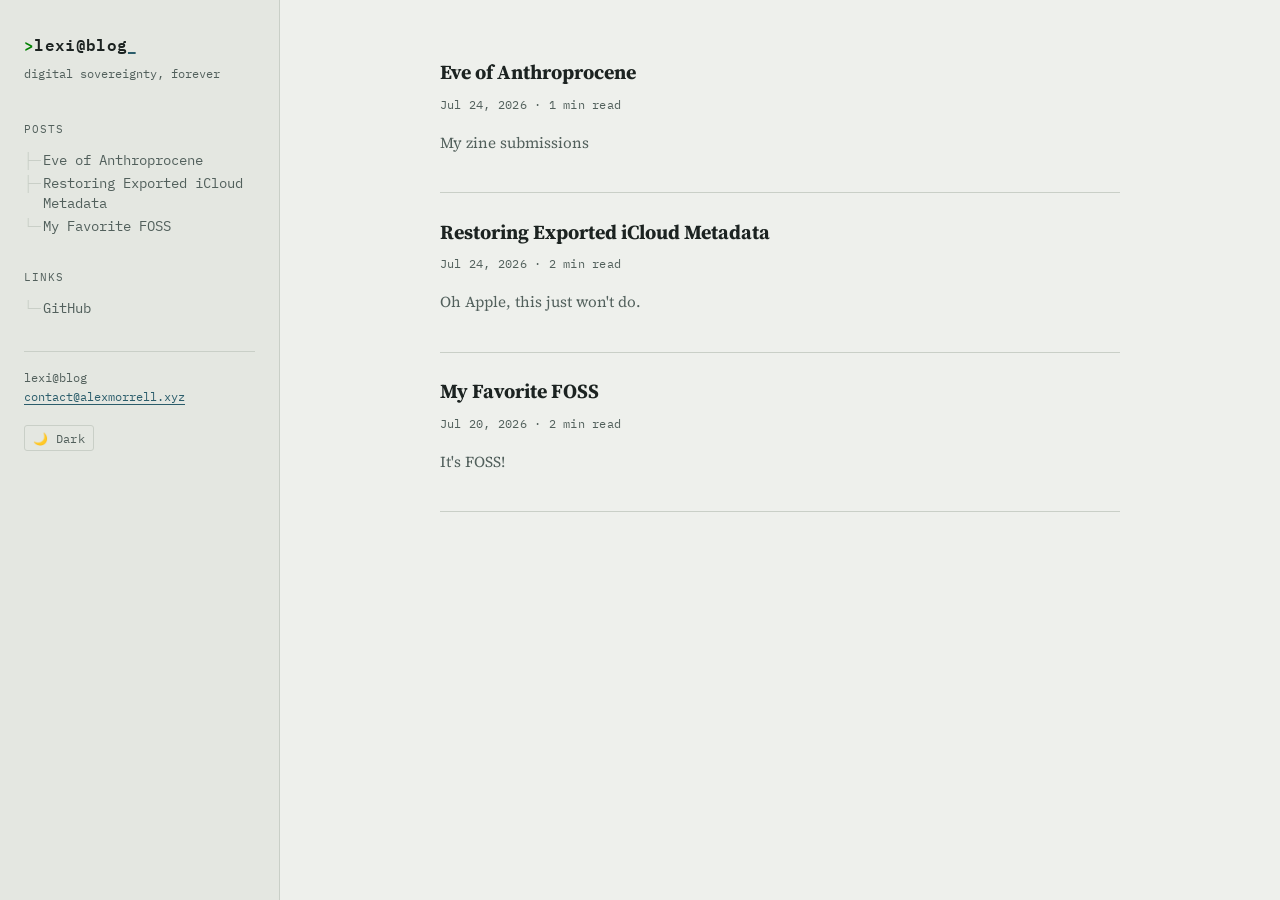
<file: docs/index.html>
<!DOCTYPE html>
<html lang="en">
<head>
<meta charset="UTF-8">
<meta name="viewport" content="width=device-width, initial-scale=1.0">
<title>lexi@blog</title>
<meta name="description" content="digital sovereignty, forever">
<link rel="preconnect" href="https://fonts.googleapis.com">
<link href="https://fonts.googleapis.com/css2?family=IBM+Plex+Mono:wght@400;500;600&family=Source+Serif+4:opsz,wght@8..60,400;8..60,600&display=swap" rel="stylesheet">
<link rel="stylesheet" href="./static/style.css">
<script src="./static/theme-toggle.js"></script>
<link rel="icon" type="image/png" href="./static/favicon.png">
</head>
<body>
<div class="scrim" id="scrim"></div>
<button class="nav-toggle" id="navToggle"><span style="color: green">&gt;</span> cd ~<span class="cursor">_</span></button>
<div class="shell">
  <nav class="sidebar" id="sidebar">
    <div class="site-id">
      <a href="index.html">
        <div class="site-title"><span style="color: green">&gt;</span>lexi@blog<span class="cursor">_</span> </div>
        <div class="site-tagline">digital sovereignty, forever</div>
      </a>
    </div>

<p class="nav-label">Posts</p>
<ul class="tree">
<li><a href="eve-of-anthroprocene.html">Eve of Anthroprocene</a></li><li><a href="restoring-exported-icloud-metadata.html">Restoring Exported iCloud Metadata</a></li><li><a href="my-favorite-foss.html">My Favorite FOSS</a></li></ul>

    <p class="nav-label">Links</p>
    <ul class="tree">
<li><a href="https://github.com/ascii-lexi">GitHub</a></li>    </ul>
    <div class="sidebar-footer">lexi@blog <br> <a href="mailto:contact@alexmorrell.xyz">contact@alexmorrell.xyz</a> <br> <br>
    <button id="theme-toggle" class="theme-toggle" aria-label="Toggle dark mode">🌙 Dark</button></div>
  </nav>

  <main class="content">
    <div class="content-inner">
<ul class="post-list">
  <li>
    <h2 class="post-entry-title"><a href="eve-of-anthroprocene.html">Eve of Anthroprocene</a></h2>
    <div class="post-entry-meta">Jul 24, 2026 &middot; 1 min read</div>
    <div class="post-entry-excerpt"><p>My zine submissions</p></div>
  </li>
  <li>
    <h2 class="post-entry-title"><a href="restoring-exported-icloud-metadata.html">Restoring Exported iCloud Metadata</a></h2>
    <div class="post-entry-meta">Jul 24, 2026 &middot; 2 min read</div>
    <div class="post-entry-excerpt"><p>Oh Apple, this just won't do.</p></div>
  </li>
  <li>
    <h2 class="post-entry-title"><a href="my-favorite-foss.html">My Favorite FOSS</a></h2>
    <div class="post-entry-meta">Jul 20, 2026 &middot; 2 min read</div>
    <div class="post-entry-excerpt"><p>It's FOSS!</p></div>
  </li>
</ul>
    </div>
  </main>
</div>

<script src="static/nav.js"></script>
</body>
</html>
</file>
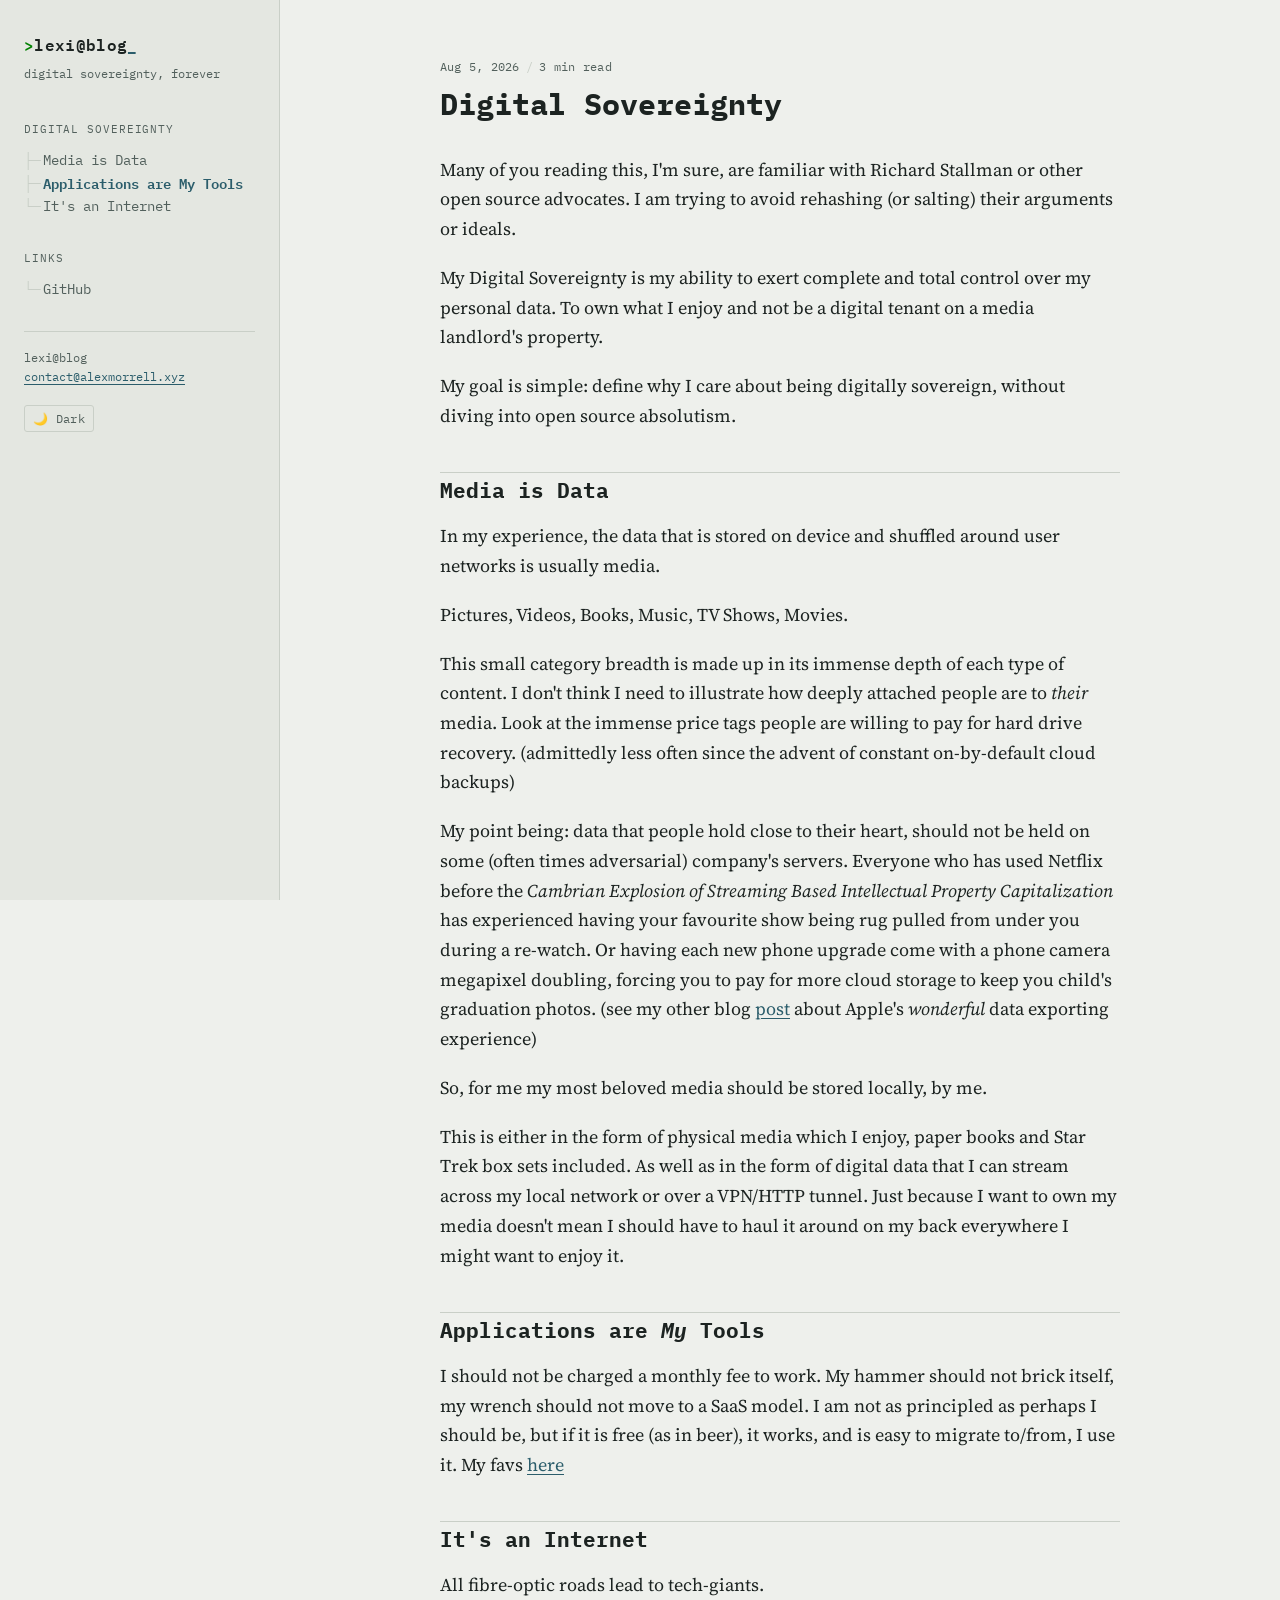
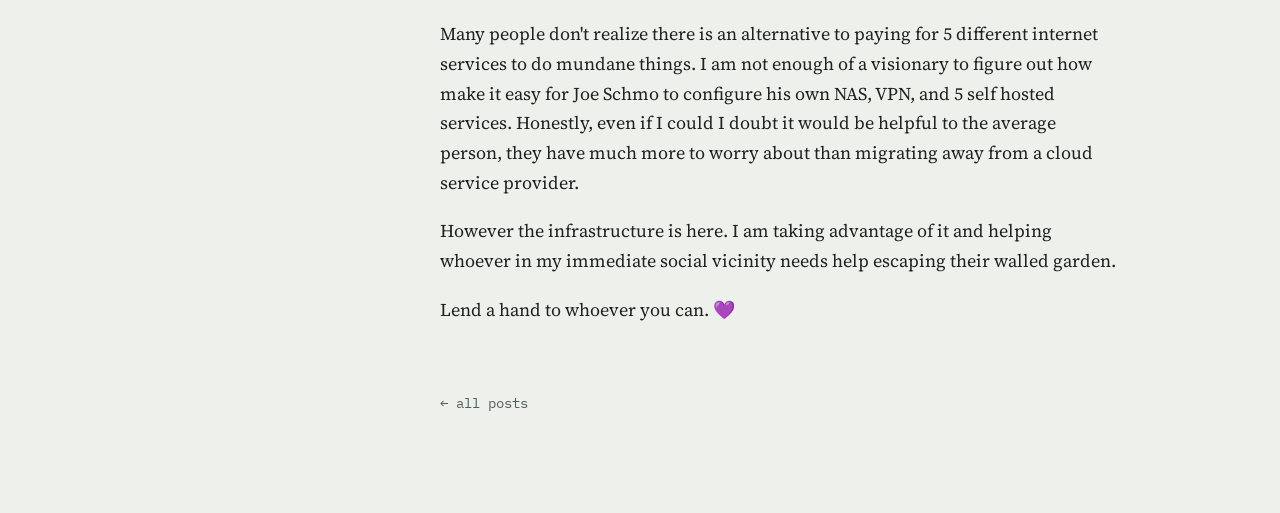
<file: docs/digital-sovereignty.html>
<!DOCTYPE html>
<html lang="en">
<head>
<meta charset="UTF-8">
<meta name="viewport" content="width=device-width, initial-scale=1.0">
<title>Digital Sovereignty — lexi@blog</title>
<meta name="description" content="What it means to me.">
<link rel="preconnect" href="https://fonts.googleapis.com">
<link href="https://fonts.googleapis.com/css2?family=IBM+Plex+Mono:wght@400;500;600&family=Source+Serif+4:opsz,wght@8..60,400;8..60,600&display=swap" rel="stylesheet">
<link rel="stylesheet" href="./static/style.css">
<script src="./static/theme-toggle.js"></script>
<link rel="icon" type="image/png" href="./static/favicon.png">
</head>
<body>
<div class="scrim" id="scrim"></div>
<button class="nav-toggle" id="navToggle"><span style="color: green">&gt;</span> cd ~<span class="cursor">_</span></button>
<div class="shell">
  <nav class="sidebar" id="sidebar">
    <div class="site-id">
      <a href="index.html">
        <div class="site-title"><span style="color: green">&gt;</span>lexi@blog<span class="cursor">_</span> </div>
        <div class="site-tagline">digital sovereignty, forever</div>
      </a>
    </div>

<p class="nav-label">Digital Sovereignty</p>
<ul class="tree" id="toc">
<li><a href="#media-is-data">Media is Data</a></li><li><a href="#applications-are-my-tools">Applications are My Tools</a></li><li><a href="#its-an-internet">It's an Internet</a></li></ul>

    <p class="nav-label">Links</p>
    <ul class="tree">
<li><a href="https://github.com/ascii-lexi">GitHub</a></li>    </ul>
    <div class="sidebar-footer">lexi@blog <br> <a href="mailto:contact@alexmorrell.xyz">contact@alexmorrell.xyz</a> <br> <br>
    <button id="theme-toggle" class="theme-toggle" aria-label="Toggle dark mode">🌙 Dark</button></div>
  </nav>

  <main class="content">
    <div class="content-inner">
<div class="post-meta">Aug 5, 2026<span class="sep">/</span>3 min read</div>
<h1 class="post-title">Digital Sovereignty</h1>
<article class="post-body">
<p>Many of you reading this, I'm sure, are familiar with Richard Stallman or other open source advocates. I am trying to avoid rehashing (or salting) their arguments or ideals.</p>
<p>My Digital Sovereignty is my ability to exert complete and total control over my personal data. To own what I enjoy and not be a digital tenant on a media landlord's property. </p>
<p>My goal is simple: define why I care about being digitally sovereign, without diving into open source absolutism.</p>
<h2 id="media-is-data">Media is Data</h2>
<p>In my experience, the data that is stored on device and shuffled around user networks is usually media. </p>
<p>Pictures, Videos, Books, Music, TV Shows, Movies.</p>
<p>This small category breadth is made up in its immense depth of each type of content. I don't think I need to illustrate how deeply attached people are to <em>their</em> media. Look at the immense price tags people are willing to pay for hard drive recovery. (admittedly less often since the advent of constant on-by-default cloud backups)</p>
<p>My point being: data that people hold close to their heart, should not be held on some (often times adversarial) company's servers. Everyone who has used Netflix before the <em>Cambrian Explosion of Streaming Based Intellectual Property Capitalization</em> has experienced having your favourite show being rug pulled from under you during a re-watch. Or having each new phone upgrade come with a phone camera megapixel doubling, forcing you to pay for more cloud storage to keep you child's graduation photos. (see my other blog <a href="./restoring-exported-icloud-metadata">post</a> about Apple's <em>wonderful</em> data exporting experience)</p>
<p>So, for me my most beloved media should be stored locally, by me.</p>
<p>This is either in the form of physical media which I enjoy, paper books and Star Trek box sets included. As well as in the form of digital data that I can stream across my local network or over a VPN/HTTP tunnel. Just because I want to own my media doesn't mean I should have to haul it around on my back everywhere I might want to enjoy it.</p>
<h2 id="applications-are-my-tools">Applications are <em>My</em> Tools</h2>
<p>I should not be charged a monthly fee to work. My hammer should not brick itself, my wrench should not move to a SaaS model. I am not as principled as perhaps I should be, but if it is free (as in beer), it works, and is easy to migrate to/from, I use it. My favs <a href="./my-favorite-foss">here</a> </p>
<h2 id="its-an-internet">It's an Internet</h2>
<p>All fibre-optic roads lead to tech-giants.</p>
<p>Many people don't realize there is an alternative to paying for 5 different internet services to do mundane things. I am not enough of a visionary to figure out how make it easy for Joe Schmo to configure his own NAS, VPN, and 5 self hosted services.
Honestly, even if I could I doubt it would be helpful to the average person, they have much more to worry about than migrating away from a cloud service provider.</p>
<p>However the infrastructure is here. I am taking advantage of it and helping whoever in my immediate social vicinity needs help escaping their walled garden.</p>
<p>Lend a hand to whoever you can. 💜</p>
</article>
<a class="back-link" href="index.html">&larr; all posts</a>
    </div>
  </main>
</div>

<script src="static/nav.js"></script>
<script src="./static/scrollspy.js"></script>
</body>
</html>
</file>
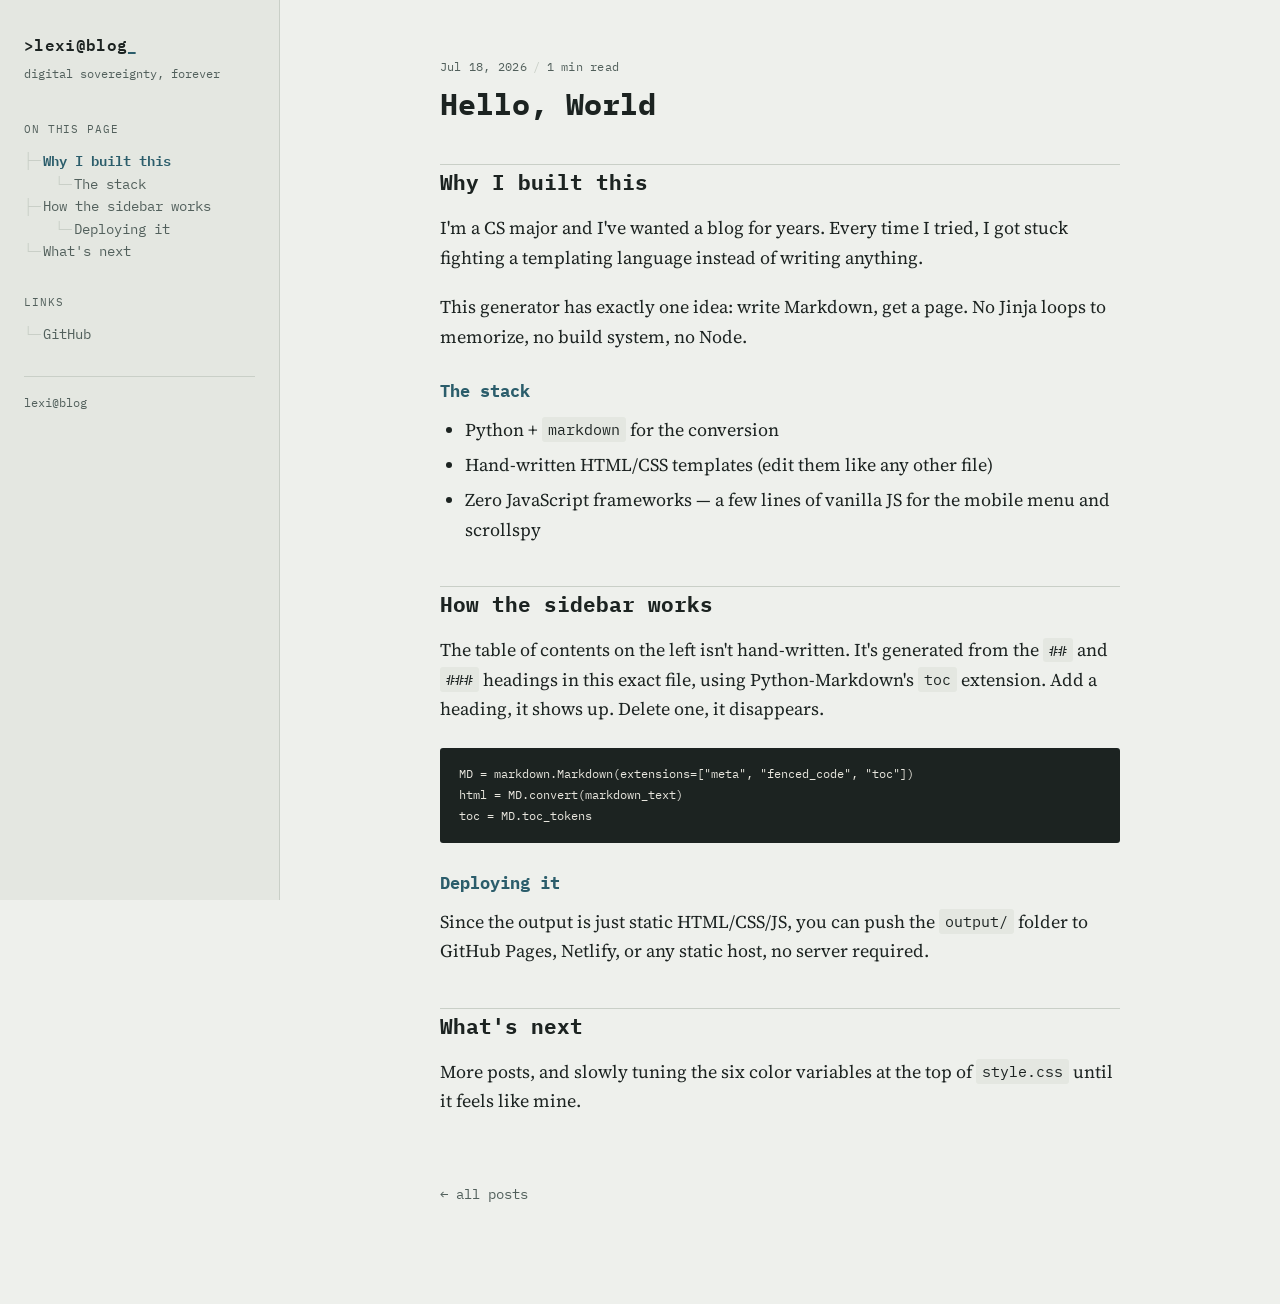
<file: docs/hello-world.html>
<!DOCTYPE html>
<html lang="en">
<head>
<meta charset="UTF-8">
<meta name="viewport" content="width=device-width, initial-scale=1.0">
<title>Hello, World — lexi@blog</title>
<meta name="description" content="The first post. Setting up a static blog without losing my mind to CSS.">
<link rel="preconnect" href="https://fonts.googleapis.com">
<link href="https://fonts.googleapis.com/css2?family=IBM+Plex+Mono:wght@400;500;600&family=Source+Serif+4:opsz,wght@8..60,400;8..60,600&display=swap" rel="stylesheet">
<link rel="stylesheet" href="static/style.css">
</head>
<body>
<div class="scrim" id="scrim"></div>
<button class="nav-toggle" id="navToggle">&gt; cd ~<span class="cursor">_</span></button>
<div class="shell">
  <nav class="sidebar" id="sidebar">
    <div class="site-id">
      <a href="index.html">
        <div class="site-title">&gt;lexi@blog<span class="cursor">_</span> </div>
        <div class="site-tagline">digital sovereignty, forever</div>
      </a>
    </div>

<p class="nav-label">On this page</p>
<ul class="tree" id="toc">
<li><a href="#why-i-built-this">Why I built this</a><ul class="tree"><li><a href="#the-stack">The stack</a></li></ul></li><li><a href="#how-the-sidebar-works">How the sidebar works</a><ul class="tree"><li><a href="#deploying-it">Deploying it</a></li></ul></li><li><a href="#whats-next">What's next</a></li></ul>

    <p class="nav-label">Links</p>
    <ul class="tree">
<li><a href="https://github.com/ascii-lexi">GitHub</a></li>    </ul>
    <div class="sidebar-footer">lexi@blog</div>
  </nav>

  <main class="content">
    <div class="content-inner">
<div class="post-meta">Jul 18, 2026<span class="sep">/</span>1 min read</div>
<h1 class="post-title">Hello, World</h1>
<article class="post-body">
<h2 id="why-i-built-this">Why I built this</h2>
<p>I'm a CS major and I've wanted a blog for years. Every time I tried, I got stuck
fighting a templating language instead of writing anything.</p>
<p>This generator has exactly one idea: write Markdown, get a page. No Jinja loops
to memorize, no build system, no Node.</p>
<h3 id="the-stack">The stack</h3>
<ul>
<li>Python + <code>markdown</code> for the conversion</li>
<li>Hand-written HTML/CSS templates (edit them like any other file)</li>
<li>Zero JavaScript frameworks — a few lines of vanilla JS for the mobile menu and scrollspy</li>
</ul>
<h2 id="how-the-sidebar-works">How the sidebar works</h2>
<p>The table of contents on the left isn't hand-written. It's generated from the
<code>##</code> and <code>###</code> headings in this exact file, using Python-Markdown's <code>toc</code>
extension. Add a heading, it shows up. Delete one, it disappears.</p>
<pre><code class="language-python">MD = markdown.Markdown(extensions=[&quot;meta&quot;, &quot;fenced_code&quot;, &quot;toc&quot;])
html = MD.convert(markdown_text)
toc = MD.toc_tokens
</code></pre>
<h3 id="deploying-it">Deploying it</h3>
<p>Since the output is just static HTML/CSS/JS, you can push the <code>output/</code> folder
to GitHub Pages, Netlify, or any static host, no server required.</p>
<h2 id="whats-next">What's next</h2>
<p>More posts, and slowly tuning the six color variables at the top of
<code>style.css</code> until it feels like mine.</p>
</article>
<a class="back-link" href="index.html">&larr; all posts</a>
    </div>
  </main>
</div>

<script src="static/nav.js"></script>
<script src="static/scrollspy.js"></script>
</body>
</html>
</file>
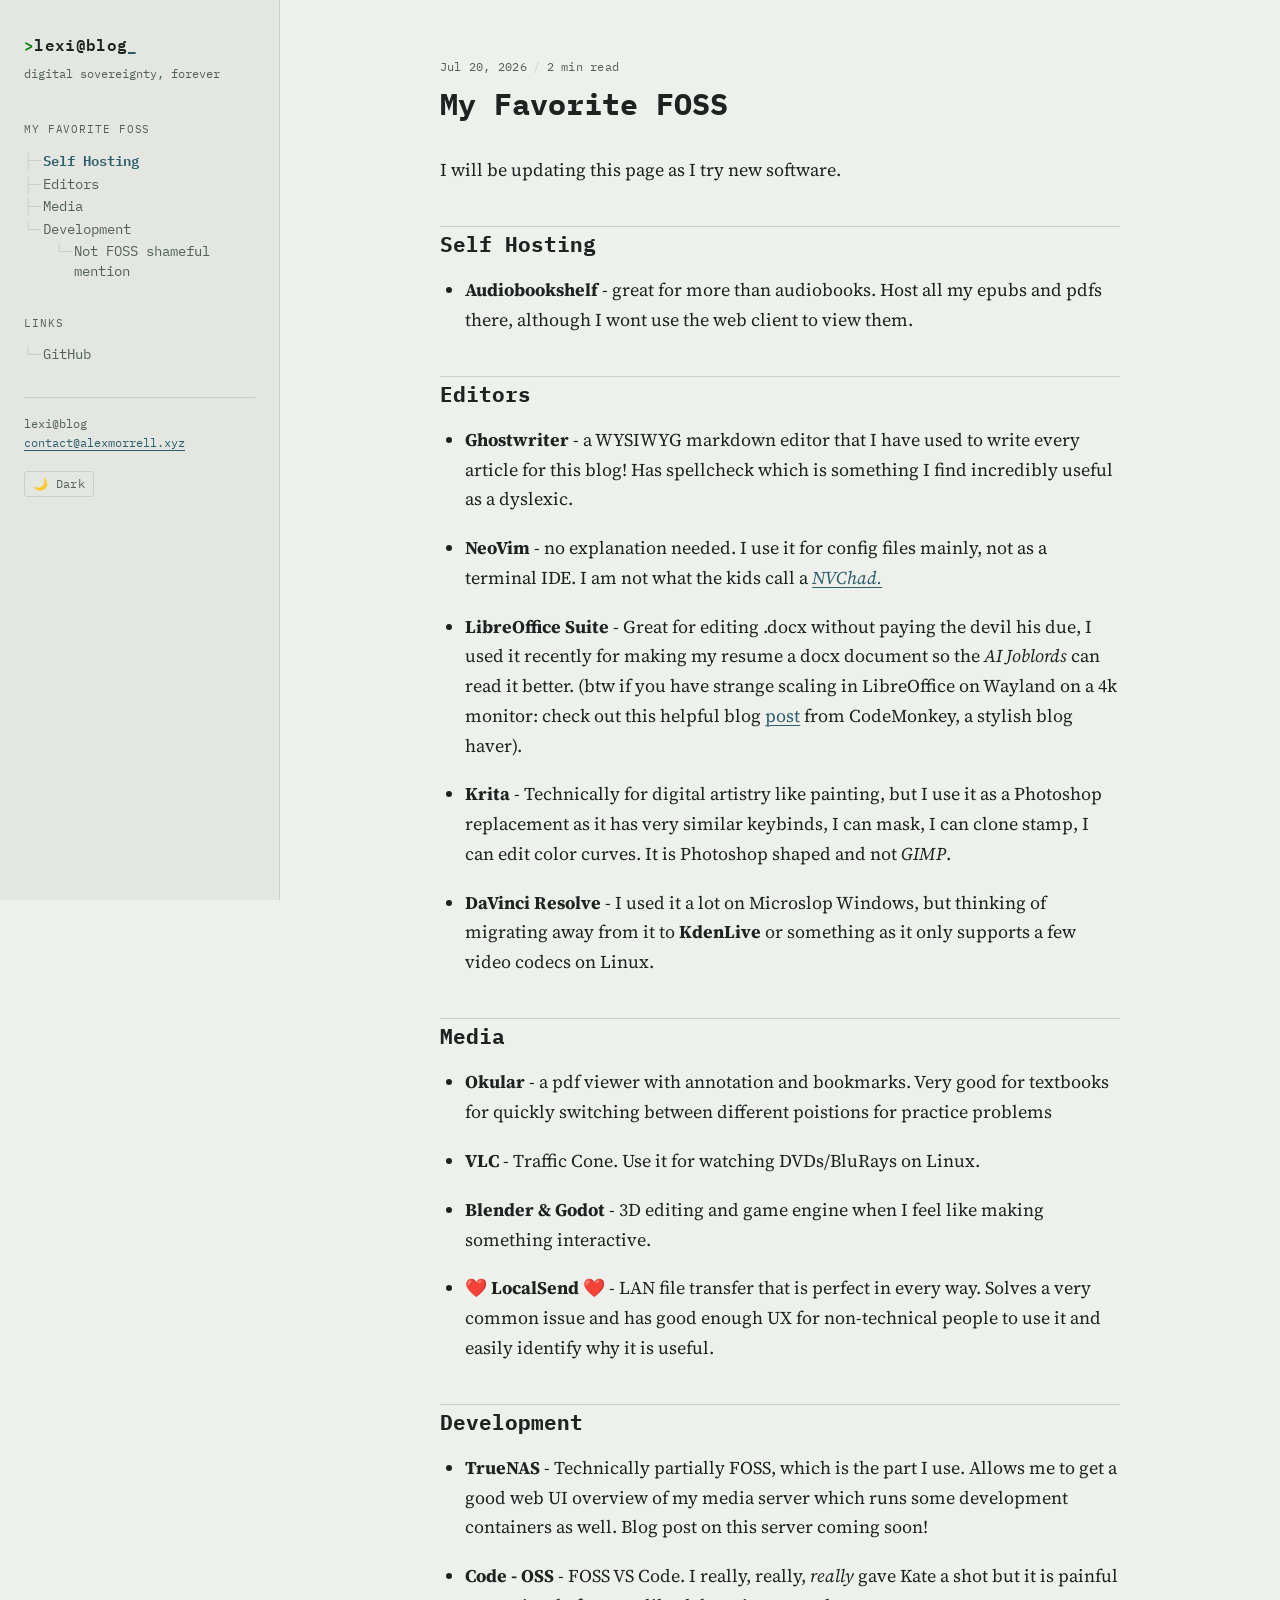
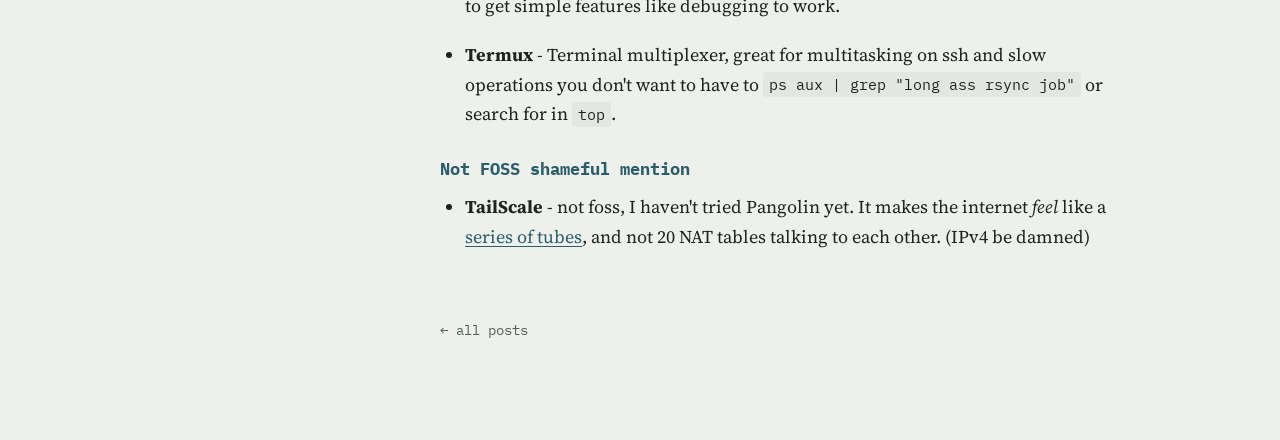
<file: docs/my-favorite-foss.html>
<!DOCTYPE html>
<html lang="en">
<head>
<meta charset="UTF-8">
<meta name="viewport" content="width=device-width, initial-scale=1.0">
<title>My Favorite FOSS — lexi@blog</title>
<meta name="description" content="It's FOSS!">
<link rel="preconnect" href="https://fonts.googleapis.com">
<link href="https://fonts.googleapis.com/css2?family=IBM+Plex+Mono:wght@400;500;600&family=Source+Serif+4:opsz,wght@8..60,400;8..60,600&display=swap" rel="stylesheet">
<link rel="stylesheet" href="./static/style.css">
<script src="./static/theme-toggle.js"></script>
<link rel="icon" type="image/png" href="./static/favicon.png">
</head>
<body>
<div class="scrim" id="scrim"></div>
<button class="nav-toggle" id="navToggle"><span style="color: green">&gt;</span> cd ~<span class="cursor">_</span></button>
<div class="shell">
  <nav class="sidebar" id="sidebar">
    <div class="site-id">
      <a href="index.html">
        <div class="site-title"><span style="color: green">&gt;</span>lexi@blog<span class="cursor">_</span> </div>
        <div class="site-tagline">digital sovereignty, forever</div>
      </a>
    </div>

<p class="nav-label">My Favorite FOSS</p>
<ul class="tree" id="toc">
<li><a href="#self-hosting">Self Hosting</a></li><li><a href="#editors">Editors</a></li><li><a href="#media">Media</a></li><li><a href="#development">Development</a><ul class="tree"><li><a href="#not-foss-shameful-mention">Not FOSS shameful mention</a></li></ul></li></ul>

    <p class="nav-label">Links</p>
    <ul class="tree">
<li><a href="https://github.com/ascii-lexi">GitHub</a></li>    </ul>
    <div class="sidebar-footer">lexi@blog <br> <a href="mailto:contact@alexmorrell.xyz">contact@alexmorrell.xyz</a> <br> <br>
    <button id="theme-toggle" class="theme-toggle" aria-label="Toggle dark mode">🌙 Dark</button></div>
  </nav>

  <main class="content">
    <div class="content-inner">
<div class="post-meta">Jul 20, 2026<span class="sep">/</span>2 min read</div>
<h1 class="post-title">My Favorite FOSS</h1>
<article class="post-body">
<p>I will be updating this page as I try new software.</p>
<h2 id="self-hosting">Self Hosting</h2>
<ul>
<li><strong>Audiobookshelf</strong> - great for more than audiobooks. Host all my epubs and pdfs there, although I wont use the web client to view them.</li>
</ul>
<h2 id="editors">Editors</h2>
<ul>
<li>
<p><strong>Ghostwriter</strong> - a WYSIWYG markdown editor that I have used to write every article for this blog! Has spellcheck which is something I find incredibly useful as a dyslexic.</p>
</li>
<li>
<p><strong>NeoVim</strong> - no explanation needed. I use it for config files mainly, not as a terminal IDE. I am not what the kids call a <em><a href="https://nvchad.com/">NVChad.</a></em></p>
</li>
<li>
<p><strong>LibreOffice Suite</strong> - Great for editing .docx without paying the devil his due, I used it recently for making my resume a docx document so the <em>AI Joblords</em> can read it better. (btw if you have strange scaling in LibreOffice on Wayland on a 4k monitor: check out this helpful blog <a href="https://blog.aether.us/2025/10/13/libreoffice-scaling/">post</a> from CodeMonkey, a stylish blog haver).</p>
</li>
<li>
<p><strong>Krita</strong> - Technically for digital artistry like painting, but I use it as a Photoshop replacement as it has very similar keybinds, I can mask, I can clone stamp, I can edit color curves. It is Photoshop shaped and not <em>GIMP</em>.</p>
</li>
<li>
<p><strong>DaVinci Resolve</strong> - I used it a lot on Microslop Windows, but thinking of migrating away from it to <strong>KdenLive</strong> or something as it only supports a few video codecs on Linux.</p>
</li>
</ul>
<h2 id="media">Media</h2>
<ul>
<li>
<p><strong>Okular</strong> - a pdf viewer with annotation and bookmarks. Very good for textbooks for quickly switching between different poistions for practice problems</p>
</li>
<li>
<p><strong>VLC</strong> - Traffic Cone. Use it for watching DVDs/BluRays on Linux.</p>
</li>
<li>
<p><strong>Blender &amp; Godot</strong> - 3D editing and game engine when I feel like making something interactive.</p>
</li>
<li>
<p><strong>❤️ LocalSend ❤️</strong> - LAN file transfer that is perfect in every way. Solves a very common issue and has good enough UX for non-technical people to use it and easily identify why it is useful.</p>
</li>
</ul>
<h2 id="development">Development</h2>
<ul>
<li>
<p><strong>TrueNAS</strong> - Technically partially FOSS, which is the part I use. Allows me to get a good web UI overview of my media server which runs some development containers as well. Blog post on this server coming soon!</p>
</li>
<li>
<p><strong>Code - OSS</strong> - FOSS VS Code. I really, really, <em>really</em> gave Kate a shot but it is painful to get simple features like debugging to work.</p>
</li>
<li>
<p><strong>Termux</strong> - Terminal multiplexer, great for multitasking on ssh and slow operations you don't want to have to <code>ps aux | grep "long ass rsync job"</code> or search for in <code>top</code>.</p>
</li>
</ul>
<h3 id="not-foss-shameful-mention">Not FOSS shameful mention</h3>
<ul>
<li><strong>TailScale</strong> - not foss, I haven't tried Pangolin yet. It makes the internet <em>feel</em> like a <a href="https://www.youtube.com/watch?v=_cZC67wXUTs">series of tubes</a>, and not 20 NAT tables talking to each other. (IPv4 be damned)</li>
</ul>
</article>
<a class="back-link" href="index.html">&larr; all posts</a>
    </div>
  </main>
</div>

<script src="static/nav.js"></script>
<script src="./static/scrollspy.js"></script>
</body>
</html>
</file>
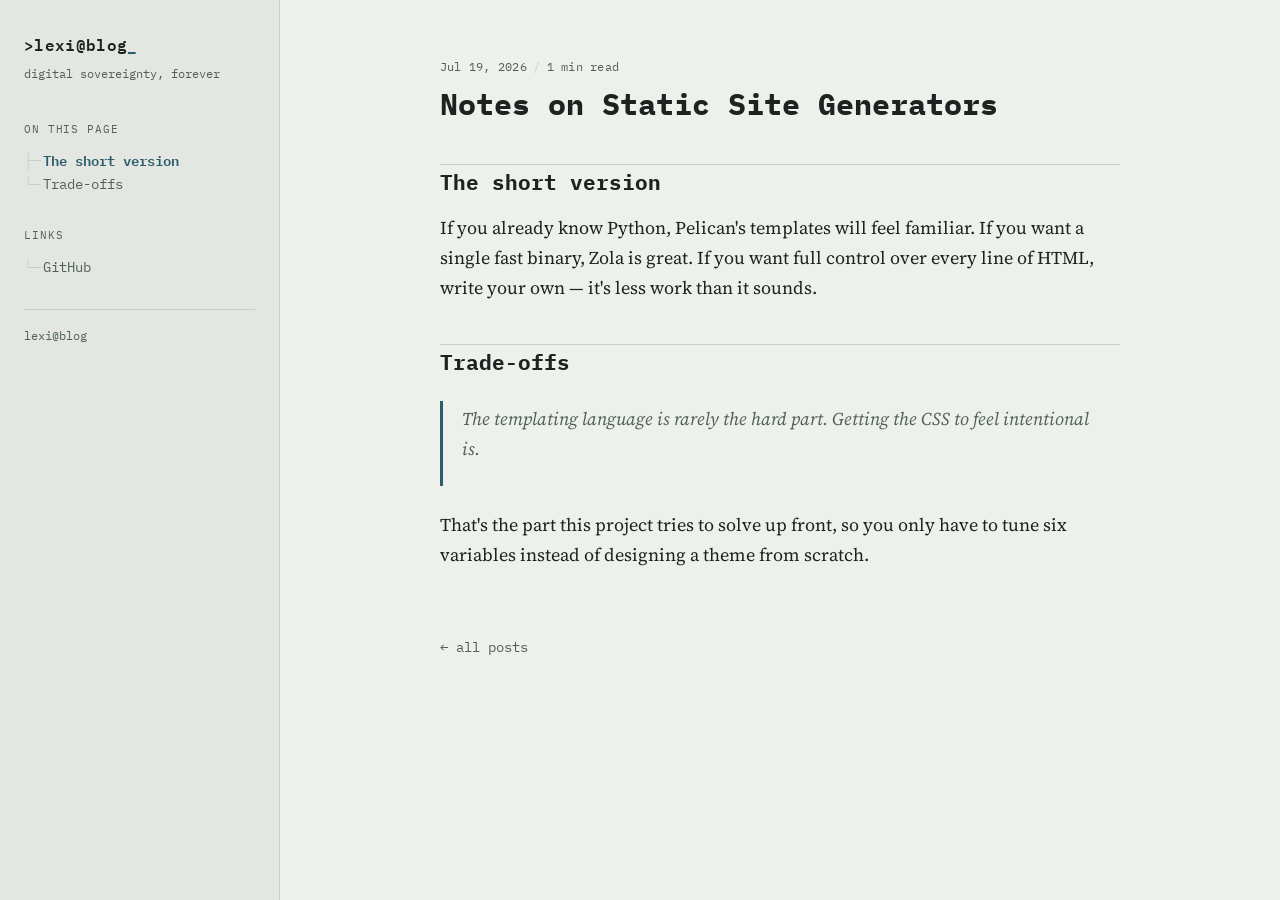
<file: docs/notes-on-static-site-generators.html>
<!DOCTYPE html>
<html lang="en">
<head>
<meta charset="UTF-8">
<meta name="viewport" content="width=device-width, initial-scale=1.0">
<title>Notes on Static Site Generators — lexi@blog</title>
<meta name="description" content="A quick comparison of Pelican, Zola, and rolling your own.">
<link rel="preconnect" href="https://fonts.googleapis.com">
<link href="https://fonts.googleapis.com/css2?family=IBM+Plex+Mono:wght@400;500;600&family=Source+Serif+4:opsz,wght@8..60,400;8..60,600&display=swap" rel="stylesheet">
<link rel="stylesheet" href="static/style.css">
</head>
<body>
<div class="scrim" id="scrim"></div>
<button class="nav-toggle" id="navToggle">&gt; cd ~<span class="cursor">_</span></button>
<div class="shell">
  <nav class="sidebar" id="sidebar">
    <div class="site-id">
      <a href="index.html">
        <div class="site-title">&gt;lexi@blog<span class="cursor">_</span> </div>
        <div class="site-tagline">digital sovereignty, forever</div>
      </a>
    </div>

<p class="nav-label">On this page</p>
<ul class="tree" id="toc">
<li><a href="#the-short-version">The short version</a></li><li><a href="#trade-offs">Trade-offs</a></li></ul>

    <p class="nav-label">Links</p>
    <ul class="tree">
<li><a href="https://github.com/ascii-lexi">GitHub</a></li>    </ul>
    <div class="sidebar-footer">lexi@blog</div>
  </nav>

  <main class="content">
    <div class="content-inner">
<div class="post-meta">Jul 19, 2026<span class="sep">/</span>1 min read</div>
<h1 class="post-title">Notes on Static Site Generators</h1>
<article class="post-body">
<h2 id="the-short-version">The short version</h2>
<p>If you already know Python, Pelican's templates will feel familiar. If you
want a single fast binary, Zola is great. If you want full control over every
line of HTML, write your own — it's less work than it sounds.</p>
<h2 id="trade-offs">Trade-offs</h2>
<blockquote>
<p>The templating language is rarely the hard part. Getting the CSS to feel
intentional is.</p>
</blockquote>
<p>That's the part this project tries to solve up front, so you only have to
tune six variables instead of designing a theme from scratch.</p>
</article>
<a class="back-link" href="index.html">&larr; all posts</a>
    </div>
  </main>
</div>

<script src="static/nav.js"></script>
<script src="static/scrollspy.js"></script>
</body>
</html>
</file>
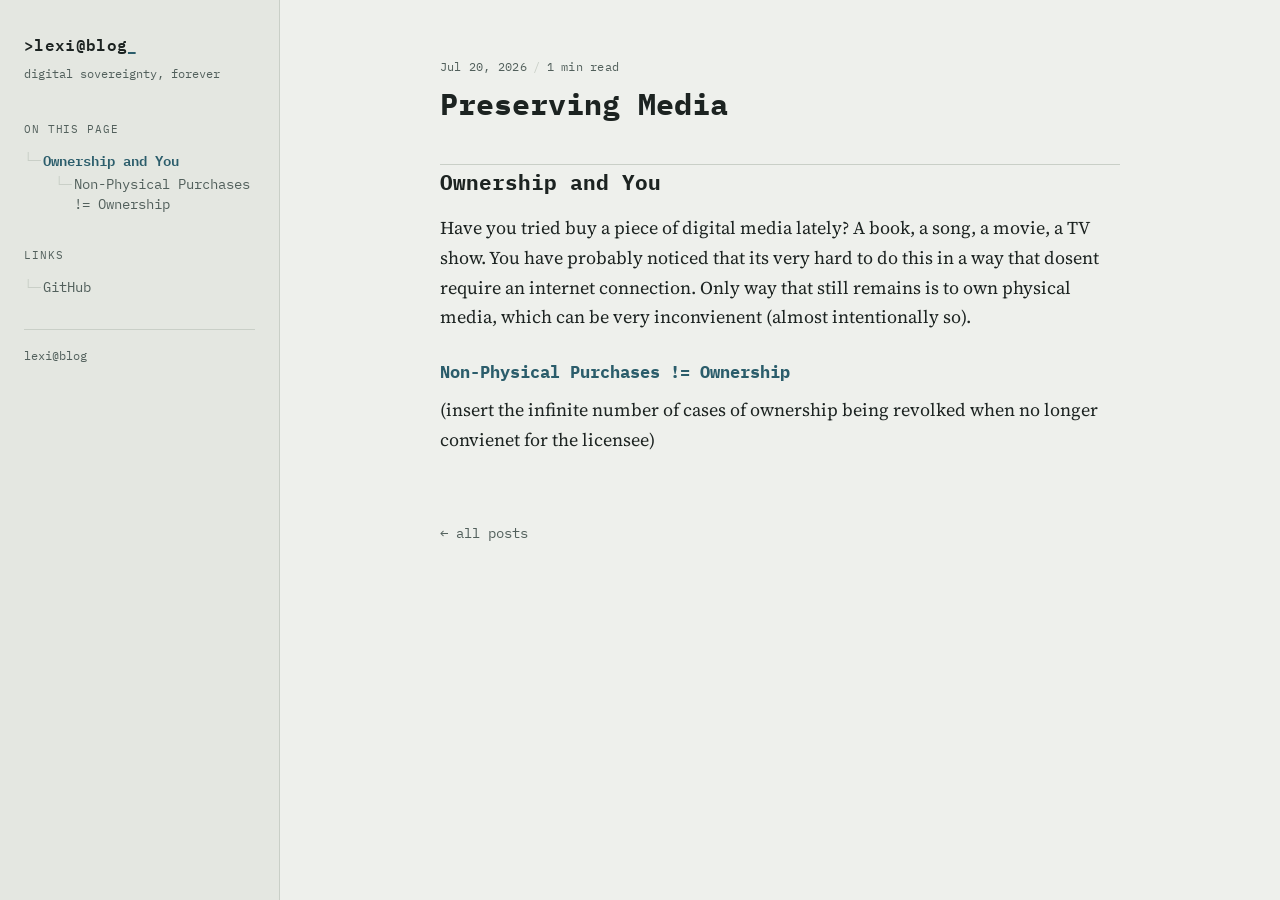
<file: docs/preserving-media.html>
<!DOCTYPE html>
<html lang="en">
<head>
<meta charset="UTF-8">
<meta name="viewport" content="width=device-width, initial-scale=1.0">
<title>Preserving Media — lexi@blog</title>
<meta name="description" content="Stop letting them take it from you.">
<link rel="preconnect" href="https://fonts.googleapis.com">
<link href="https://fonts.googleapis.com/css2?family=IBM+Plex+Mono:wght@400;500;600&family=Source+Serif+4:opsz,wght@8..60,400;8..60,600&display=swap" rel="stylesheet">
<link rel="stylesheet" href="static/style.css">
</head>
<body>
<div class="scrim" id="scrim"></div>
<button class="nav-toggle" id="navToggle">&gt; cd ~<span class="cursor">_</span></button>
<div class="shell">
  <nav class="sidebar" id="sidebar">
    <div class="site-id">
      <a href="index.html">
        <div class="site-title">&gt;lexi@blog<span class="cursor">_</span> </div>
        <div class="site-tagline">digital sovereignty, forever</div>
      </a>
    </div>

<p class="nav-label">On this page</p>
<ul class="tree" id="toc">
<li><a href="#ownership-and-you">Ownership and You</a><ul class="tree"><li><a href="#non-physical-purchases-ownership">Non-Physical Purchases != Ownership</a></li></ul></li></ul>

    <p class="nav-label">Links</p>
    <ul class="tree">
<li><a href="https://github.com/ascii-lexi">GitHub</a></li>    </ul>
    <div class="sidebar-footer">lexi@blog</div>
  </nav>

  <main class="content">
    <div class="content-inner">
<div class="post-meta">Jul 20, 2026<span class="sep">/</span>1 min read</div>
<h1 class="post-title">Preserving Media</h1>
<article class="post-body">
<h2 id="ownership-and-you">Ownership and You</h2>
<p>Have you tried buy a piece of digital media lately? A book, a song, a movie, a TV show. You have probably noticed that its very hard to do this in a way that dosent require an internet connection. Only way that still remains is to own physical media, which can be very inconvienent (almost intentionally so).</p>
<h3 id="non-physical-purchases-ownership">Non-Physical Purchases != Ownership</h3>
<p>(insert the infinite number of cases of ownership being revolked when no longer convienet for the licensee)</p>
</article>
<a class="back-link" href="index.html">&larr; all posts</a>
    </div>
  </main>
</div>

<script src="static/nav.js"></script>
<script src="static/scrollspy.js"></script>
</body>
</html>
</file>
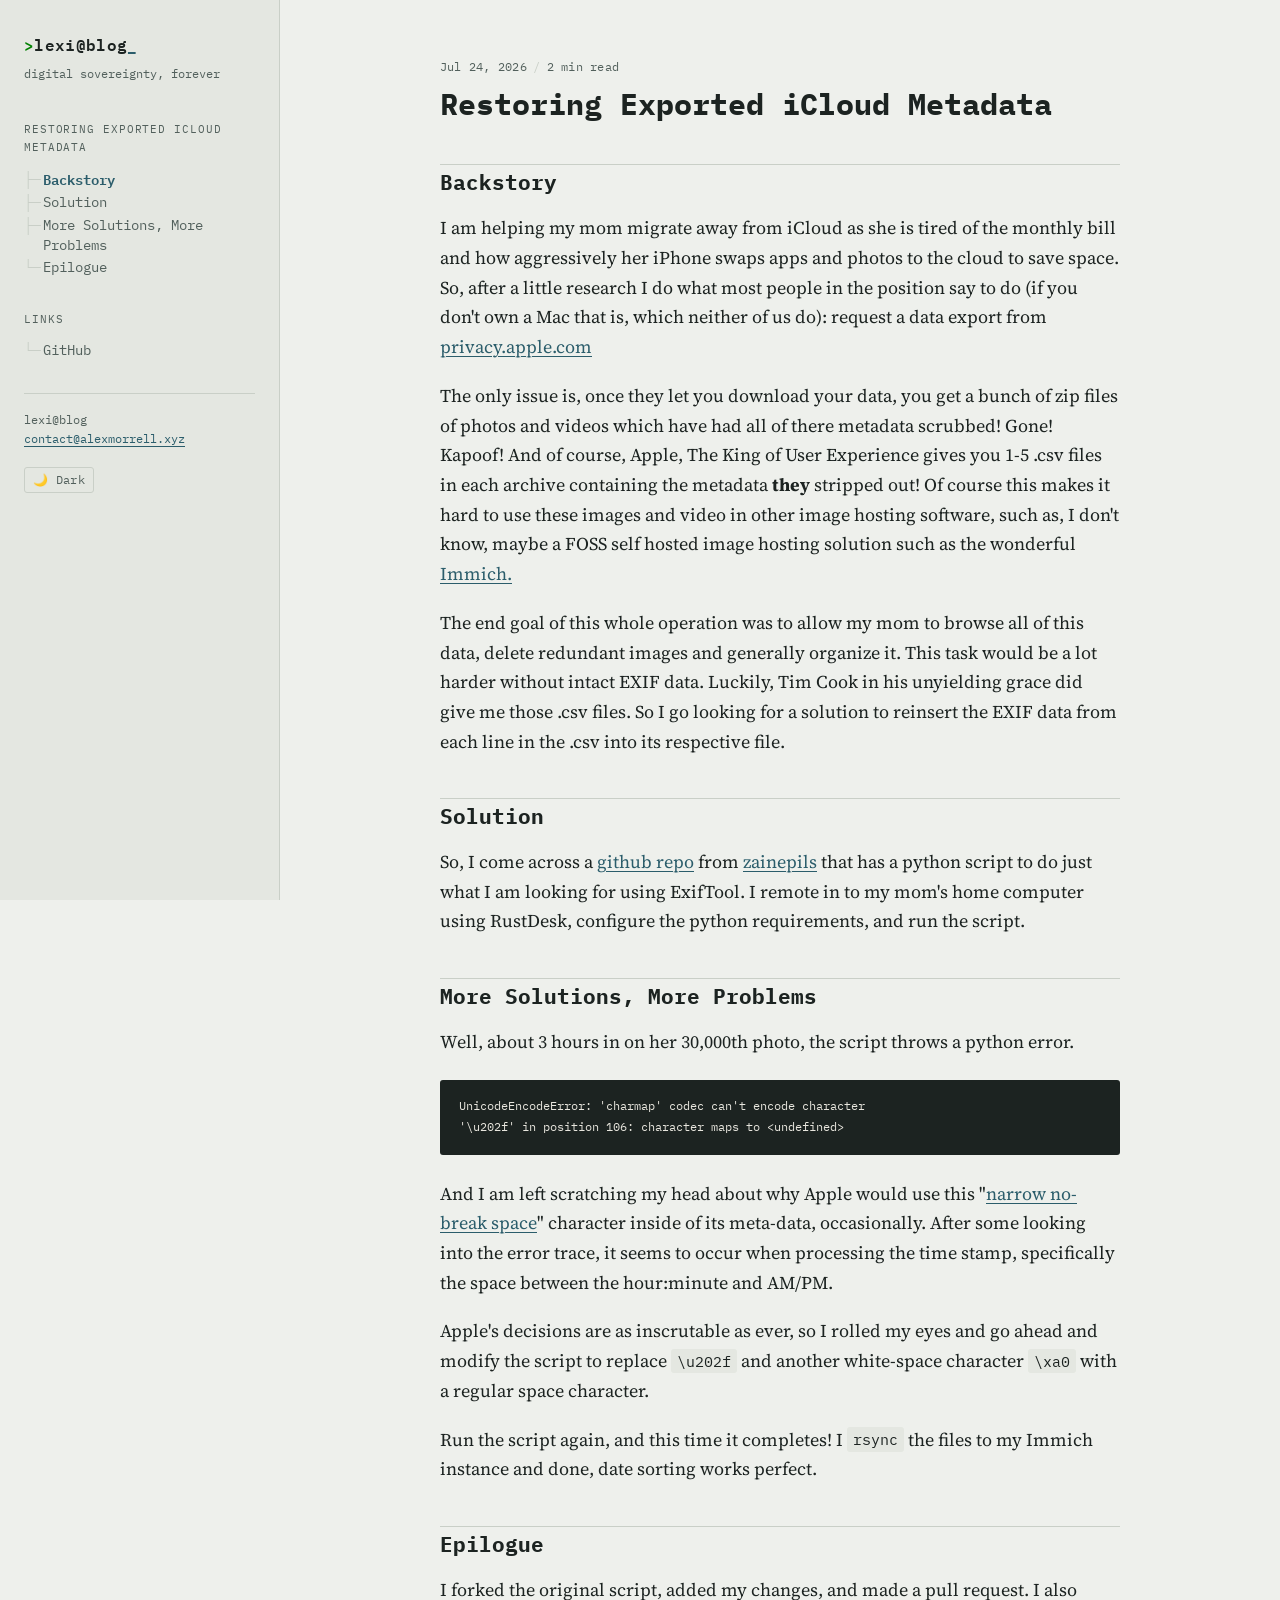
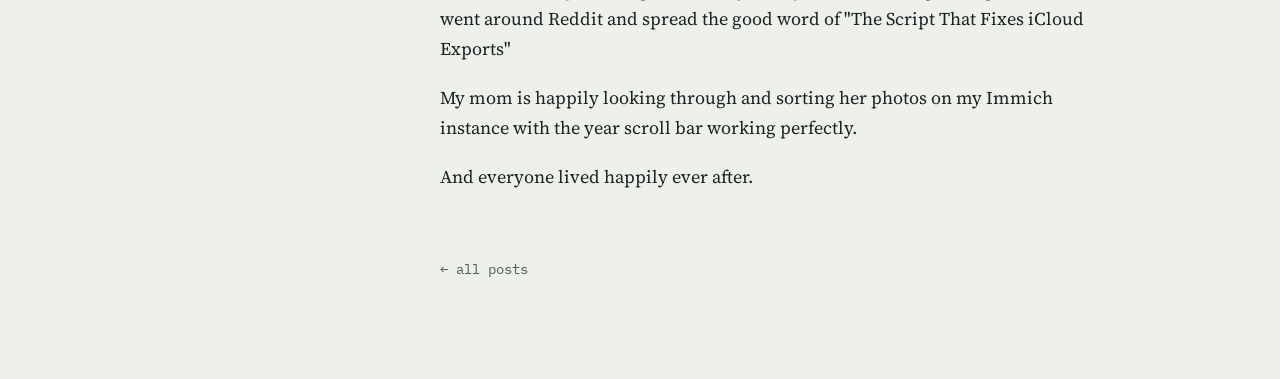
<file: docs/restoring-exported-icloud-metadata.html>
<!DOCTYPE html>
<html lang="en">
<head>
<meta charset="UTF-8">
<meta name="viewport" content="width=device-width, initial-scale=1.0">
<title>Restoring Exported iCloud Metadata — lexi@blog</title>
<meta name="description" content="Oh Apple, this just won't do.">
<link rel="preconnect" href="https://fonts.googleapis.com">
<link href="https://fonts.googleapis.com/css2?family=IBM+Plex+Mono:wght@400;500;600&family=Source+Serif+4:opsz,wght@8..60,400;8..60,600&display=swap" rel="stylesheet">
<link rel="stylesheet" href="./static/style.css">
<script src="./static/theme-toggle.js"></script>
<link rel="icon" type="image/png" href="./static/favicon.png">
</head>
<body>
<div class="scrim" id="scrim"></div>
<button class="nav-toggle" id="navToggle"><span style="color: green">&gt;</span> cd ~<span class="cursor">_</span></button>
<div class="shell">
  <nav class="sidebar" id="sidebar">
    <div class="site-id">
      <a href="index.html">
        <div class="site-title"><span style="color: green">&gt;</span>lexi@blog<span class="cursor">_</span> </div>
        <div class="site-tagline">digital sovereignty, forever</div>
      </a>
    </div>

<p class="nav-label">Restoring Exported iCloud Metadata</p>
<ul class="tree" id="toc">
<li><a href="#backstory">Backstory</a></li><li><a href="#solution">Solution</a></li><li><a href="#more-solutions-more-problems">More Solutions, More Problems</a></li><li><a href="#epilogue">Epilogue</a></li></ul>

    <p class="nav-label">Links</p>
    <ul class="tree">
<li><a href="https://github.com/ascii-lexi">GitHub</a></li>    </ul>
    <div class="sidebar-footer">lexi@blog <br> <a href="mailto:contact@alexmorrell.xyz">contact@alexmorrell.xyz</a> <br> <br>
    <button id="theme-toggle" class="theme-toggle" aria-label="Toggle dark mode">🌙 Dark</button></div>
  </nav>

  <main class="content">
    <div class="content-inner">
<div class="post-meta">Jul 24, 2026<span class="sep">/</span>2 min read</div>
<h1 class="post-title">Restoring Exported iCloud Metadata</h1>
<article class="post-body">
<h2 id="backstory">Backstory</h2>
<p>I am helping my mom migrate away from iCloud as she is tired of the monthly bill and how aggressively her iPhone swaps apps and photos to the cloud to save space. So, after a little research I do what most people in the position say to do (if you don't own a Mac that is, which neither of us do): request a data export from <a href="https://privacy.apple.com">privacy.apple.com</a></p>
<p>The only issue is, once they let you download your data, you get a bunch of zip files of photos and videos which have had all of there metadata scrubbed! Gone! Kapoof! And of course, Apple, The King of User Experience gives you 1-5 .csv files in each archive containing the metadata <strong>they</strong> stripped out! Of course this makes it hard to use these images and video in other image hosting software, such as, I don't know, maybe a FOSS self hosted image hosting solution such as the wonderful <a href="https://immich.app/">Immich.</a></p>
<p>The end goal of this whole operation was to allow my mom to browse all of this data, delete redundant images and generally organize it. This task would be a lot harder without intact EXIF data. Luckily, Tim Cook in his unyielding grace did give me those .csv files. So I go looking for a solution to reinsert the EXIF data from each line in the .csv into its respective file.</p>
<h2 id="solution">Solution</h2>
<p>So, I come across a <a href="https://github.com/zainepils/icloud-photos-export-fix">github repo</a> from <a href="https://github.com/zainepils">zainepils</a> that has a python script to do just what I am looking for using ExifTool.
I remote in to my mom's home computer using RustDesk, configure the python requirements, and run the script.</p>
<h2 id="more-solutions-more-problems">More Solutions, More Problems</h2>
<p>Well, about 3 hours in on her 30,000th photo, the script throws a python error.</p>
<pre><code>UnicodeEncodeError: 'charmap' codec can't encode character
'\u202f' in position 106: character maps to &lt;undefined&gt;
</code></pre>
<p>And I am left scratching my head about why Apple would use this "<a href="https://unicodeplus.com/U+202F">narrow no-break space</a>" character inside of its meta-data, occasionally. After some looking into the error trace, it seems to occur when processing the time stamp, specifically the space between the hour:minute and AM/PM.</p>
<p>Apple's decisions are as inscrutable as ever, so I rolled my eyes and go ahead and modify the script to replace <code>\u202f</code> and another white-space character <code>\xa0</code> with a regular space character. </p>
<p>Run the script again, and this time it completes! I <code>rsync</code> the files to my Immich instance and done, date sorting works perfect.</p>
<h2 id="epilogue">Epilogue</h2>
<p>I forked the original script, added my changes, and made a pull request. I also went around Reddit and spread the good word of "The Script That Fixes iCloud Exports"</p>
<p>My mom is happily looking through and sorting her photos on my Immich instance with the year scroll bar working perfectly.</p>
<p>And everyone lived happily ever after.</p>
</article>
<a class="back-link" href="index.html">&larr; all posts</a>
    </div>
  </main>
</div>

<script src="static/nav.js"></script>
<script src="./static/scrollspy.js"></script>
</body>
</html>
</file>
<file: docs/static/style.css>
/* =========================================================
   DESIGN TOKENS — change these six values to reskin the site
   ========================================================= */
:root {
  --bg:        #EEF0EC;   /* page background — cool paper grey */
  --surface:   #E4E7E1;   /* sidebar / card background, one step darker */
  --ink:       #1C2321;   /* primary text */
  --ink-soft:  #52605C;   /* secondary text, metadata */
  --line:      #C9CFC7;   /* hairline borders */
  --accent:    #2B5D6B;   /* links, active nav, headings accent */
  --accent-hot:#B23B3B;   /* hover / active state, used sparingly */

  --pre-bg:    #1C2321;   /* code block background — separate from --ink so it doesn't flip in dark mode */
  --pre-ink:   #E8E6DE;   /* code block text */

  --font-display: 'IBM Plex Mono', 'SFMono-Regular', Menlo, monospace;
  --font-body:    'Source Serif 4', Georgia, 'Times New Roman', serif;
  --font-mono:    'IBM Plex Mono', 'SFMono-Regular', Menlo, monospace;

  --sidebar-w: 280px;
  --content-max: 680px;
  --radius: 3px;
}

/* =========================================================
   DARK THEME — applied via [data-theme="dark"] on <html>
   ========================================================= */
[data-theme="dark"] {
  --bg:        #181B19;
  --surface:   #21251F;
  --ink:       #E6E8E3;
  --ink-soft:  #8D988F;
  --line:      #333A34;
  --accent:    #7FB3C3;
  --accent-hot:#E08A6E;

  --pre-bg:    #0F1210;
  --pre-ink:   #E6E8E3;
}

/* =========================================================
   RESET
   ========================================================= */
*, *::before, *::after { box-sizing: border-box; }
html { -webkit-text-size-adjust: 100%; }
body {
  margin: 0;
  background: var(--bg);
  color: var(--ink);
  font-family: var(--font-body);
  font-size: 18px;
  line-height: 1.65;
  -webkit-font-smoothing: antialiased;
  transition: background-color 0.2s ease, color 0.2s ease;
}
img { max-width: 100%; display: block; }
a { color: var(--accent); text-decoration-thickness: 1px; text-underline-offset: 3px; }
a:hover, a:focus-visible { color: var(--accent-hot); }
:focus-visible { outline: 2px solid var(--accent-hot); outline-offset: 2px; }

/* =========================================================
   LAYOUT SHELL
   ========================================================= */
.shell {
  display: flex;
  min-height: 100vh;
}

/* ---------- Sidebar ---------- */
.sidebar {
  width: var(--sidebar-w);
  flex-shrink: 0;
  background: var(--surface);
  border-right: 1px solid var(--line);
  padding: 2rem 1.5rem;
  position: sticky;
  top: 0;
  height: 100vh;
  overflow-y: auto;
  transition: background-color 0.2s ease, border-color 0.2s ease;
}
.site-id { margin-bottom: 2.25rem; }
.site-id a { text-decoration: none; color: var(--ink); }
.site-title {
  font-family: var(--font-display);
  font-weight: 600;
  font-size: 1rem;
  letter-spacing: 0.02em;
  display: flex;
  align-items: center;
  gap: 0px;
}
.site-title .cursor {
  color: var(--accent);
  animation: blink 1.1s steps(1) infinite;
}
@keyframes blink { 50% { opacity: 0; } }
.site-tagline {
  font-family: var(--font-mono);
  font-size: 0.75rem;
  color: var(--ink-soft);
  margin-top: 0.35rem;
}

.nav-label {
  font-family: var(--font-mono);
  font-size: 0.7rem;
  text-transform: uppercase;
  letter-spacing: 0.08em;
  color: var(--ink-soft);
  margin: 0 0 0.75rem;
}

/* directory-tree style nav (used for both post list and TOC) */
.tree { list-style: none; margin: 0 0 2rem; padding: 0; font-family: var(--font-mono); font-size: 0.85rem; }
.tree li { position: relative; padding-left: 1.4em; margin: 0.15em 0; line-height: 1.5; }
.tree li::before {
  content: "├─";
  position: absolute;
  left: 0;
  color: var(--line);
}
.tree li:last-child::before { content: "└─"; }
.tree a {
  color: var(--ink-soft);
  text-decoration: none;
  display: inline-block;
  transition: color 0.15s ease;
}
.tree a:hover, .tree a:focus-visible { color: var(--accent-hot); }
.tree a.active { color: var(--accent); font-weight: 600; }

/* nested TOC (h3 under h2) gets a second indent level */
.tree .tree { margin: 0.15em 0 0.15em 0; padding-left: 0.9em; }

.sidebar-footer {
  font-family: var(--font-mono);
  font-size: 0.72rem;
  color: var(--ink-soft);
  border-top: 1px solid var(--line);
  padding-top: 1rem;
  margin-top: auto;
}

/* ---------- Theme toggle ---------- */
.theme-toggle {
  display: inline-flex;
  align-items: center;
  gap: 0.4em;
  font-family: var(--font-mono);
  font-size: 0.75rem;
  letter-spacing: 0.02em;
  color: var(--ink-soft);
  background: none;
  border: 1px solid var(--line);
  border-radius: var(--radius);
  padding: 0.4em 0.7em;
  cursor: pointer;
  transition: color 0.15s ease, border-color 0.15s ease;
}
.theme-toggle:hover,
.theme-toggle:focus-visible {
  color: var(--accent-hot);
  border-color: var(--accent-hot);
}

/* mobile drawer toggle */
.nav-toggle { display: none; }

/* ---------- Main content ---------- */
.content {
  flex: 1;
  min-width: 0;
  padding: 3.5rem 2rem 6rem;
  display: flex;
  justify-content: center;
}
.content-inner { width: 100%; max-width: var(--content-max); }

/* Post index */
.post-list { list-style: none; margin: 0; padding: 0; }
.post-list li {
  padding: 1.4rem 0;
  border-bottom: 1px solid var(--line);
}
.post-list li:first-child { padding-top: 0; }
.post-entry-title { margin: 0 0 0.35rem; font-size: 1.25rem; }
.post-entry-title a { text-decoration: none; color: var(--ink); }
.post-entry-title a:hover { color: var(--accent-hot); }
.post-entry-meta {
  font-family: var(--font-mono);
  font-size: 0.75rem;
  color: var(--ink-soft);
  letter-spacing: 0.02em;
}
.post-entry-excerpt { margin: 0.5rem 0 0; color: var(--ink-soft); font-size: 0.95rem; }

/* Post page */
.post-meta {
  font-family: var(--font-mono);
  font-size: 0.78rem;
  color: var(--ink-soft);
  letter-spacing: 0.02em;
  margin-bottom: 0.5rem;
}
.post-meta .sep { margin: 0 0.5em; color: var(--line); }
h1.post-title {
  font-family: var(--font-display);
  font-size: 1.9rem;
  line-height: 1.25;
  margin: 0.2rem 0 2rem;
  color: var(--ink);
}

.post-body h2, .post-body h3, .post-body h4 {
  font-family: var(--font-display);
  color: var(--ink);
  line-height: 1.35;
  scroll-margin-top: 2rem;
}
.post-body h2 { font-size: 1.3rem; margin: 2.6rem 0 1rem; padding-top: 0.25rem; border-top: 1px solid var(--line); }
.post-body h3 { font-size: 1.05rem; margin: 1.8rem 0 0.75rem; color: var(--accent); }
.post-body p { margin: 0 0 1.2rem; }
.post-body ul, .post-body ol { margin: 0 0 1.2rem; padding-left: 1.4em; }
.post-body li { margin: 0.3em 0; }
.post-body blockquote {
  margin: 1.5rem 0;
  padding: 0.2rem 1.2rem;
  border-left: 3px solid var(--accent);
  color: var(--ink-soft);
  font-style: italic;
}
.post-body code {
  font-family: var(--font-mono);
  font-size: 0.85em;
  background: var(--surface);
  padding: 0.15em 0.4em;
  border-radius: var(--radius);
}
.post-body pre {
  background: var(--pre-bg);
  color: var(--pre-ink);
  padding: 1rem 1.2rem;
  border-radius: var(--radius);
  overflow-x: auto;
  margin: 1.5rem 0;
  font-size: 0.85rem;
  line-height: 1.55;
}
.post-body pre code { background: none; padding: 0; color: inherit; }
.post-body hr { border: none; border-top: 1px solid var(--line); margin: 2.5rem 0; }
.post-body a { text-underline-offset: 3px; }
.post-body img { border-radius: var(--radius); margin: 1.5rem 0; }
.post-body table { border-collapse: collapse; width: 100%; margin: 1.5rem 0; font-size: 0.9rem; }
.post-body th, .post-body td { border: 1px solid var(--line); padding: 0.5em 0.75em; text-align: left; }
.post-body th { font-family: var(--font-mono); background: var(--surface); }

.back-link {
  display: inline-block;
  margin-top: 3rem;
  font-family: var(--font-mono);
  font-size: 0.85rem;
  text-decoration: none;
  color: var(--ink-soft);
}
.back-link:hover { color: var(--accent-hot); }

/* =========================================================
   RESPONSIVE — mobile drawer
   ========================================================= */
@media (max-width: 860px) {
  .shell { display: block; }

  .nav-toggle {
    display: flex;
    align-items: center;
    gap: 0px;
    position: sticky;
    top: 0;
    z-index: 20;
    width: 100%;
    background: var(--surface);
    border: none;
    border-bottom: 1px solid var(--line);
    padding: 1rem 1.25rem;
    font-family: var(--font-display);
    font-size: 0.95rem;
    font-weight: 600;
    color: var(--ink);
    cursor: pointer;
  }
  .nav-toggle .cursor { color: var(--accent); animation: blink 1.1s steps(1) infinite; }
  .nav-toggle::after {
    content: "☰";
    margin-left: auto;
    font-size: 1.1rem;
    color: var(--ink-soft);
  }

  .sidebar {
    position: fixed;
    top: 0;
    left: 0;
    height: 100vh;
    width: min(85vw, 320px);
    transform: translateX(-100%);
    transition: transform 0.22s ease;
    z-index: 30;
    padding-top: 4.5rem;
  }
  .sidebar.open { transform: translateX(0); }

  .scrim {
    display: none;
    position: fixed;
    inset: 0;
    background: rgba(28, 35, 33, 0.35);
    z-index: 25;
  }
  .scrim.open { display: block; }

  .content { padding: 5.5rem 1.25rem 4rem; }
  h1.post-title { font-size: 1.55rem; }
}
</file>
